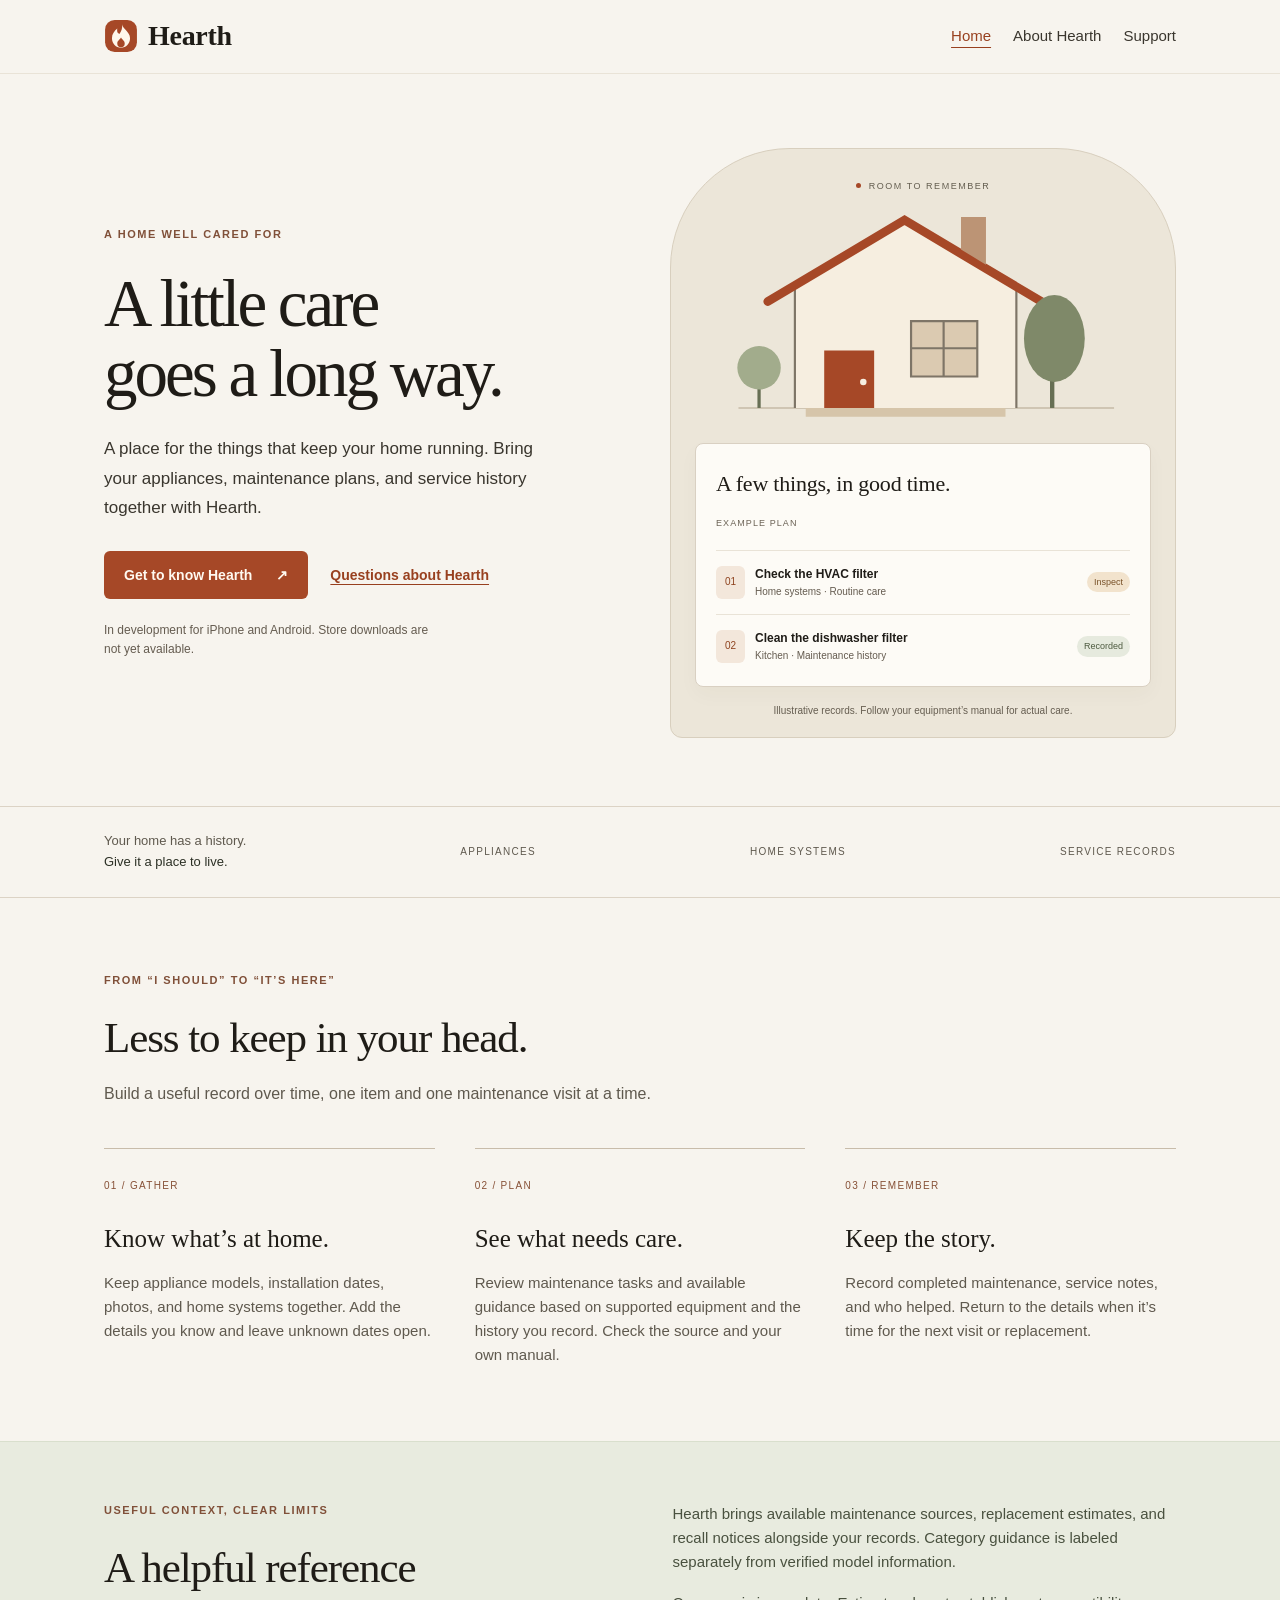
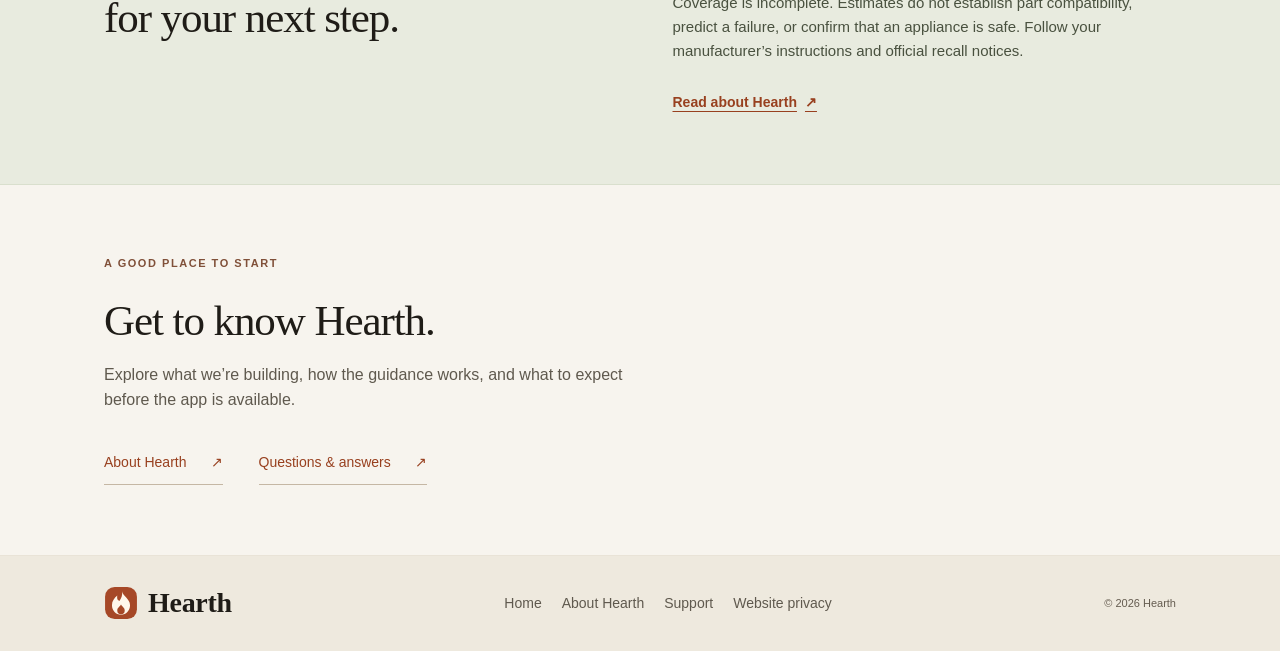
<file: docs/index.html>
<!doctype html>
<html lang="en">
<head>
  <meta charset="utf-8"><meta name="viewport" content="width=device-width,initial-scale=1"><meta name="description" content="Hearth brings your appliances, home systems, maintenance plans and service records together.">
  <title>Hearth · A little care goes a long way.</title>
  <link rel="icon" href="hearth-mark.svg"><link rel="stylesheet" href="styles.css">
  <link rel="canonical" href="https://hearthhomehealth.com/">
</head>
<body class="landing">
  <a class="skip-link" href="#main">Skip to content</a>
  <header class="site-header"><div class="wrap">
    <a class="brand" href="index.html"><img src="hearth-mark.svg" width="36" height="36" alt=""><span>Hearth</span></a>
    <nav class="nav" aria-label="Main navigation"><a href="index.html" aria-current="page">Home</a><a href="about.html">About Hearth</a><a href="support.html">Support</a></nav>
  </div></header>
  <main id="main">
    <section class="hero"><div class="wrap hero-grid">
      <div class="hero-copy"><p class="eyebrow">A HOME WELL CARED FOR</p><h1>A little care<br>goes a long way.</h1>
        <p class="lede">A place for the things that keep your home running. Bring your appliances, maintenance plans, and service history together with Hearth.</p>
        <div class="cta-row"><a class="button" href="#how-it-works">Get to know Hearth <span aria-hidden="true">↗</span></a><a class="text-link" href="support.html">Questions about Hearth</a></div>
        <p class="availability">In development for iPhone and Android. Store downloads are not yet available.</p>
      </div>
      <div class="home-preview" aria-label="Illustrative Hearth maintenance plan with fictional records">
        <div class="illustration-label"><span class="tiny-mark"></span> ROOM TO REMEMBER</div>
        <div class="house-art" aria-hidden="true"><svg viewBox="0 0 420 230" fill="none"><path d="M40 198H386" stroke="#B4A58E"/><path d="M92 198V86L193 27L296 86V198" fill="#F6EEE0" stroke="#7E7567" stroke-width="2"/><path d="M67 100L193 25L319 100" stroke="#A64827" stroke-width="8" stroke-linecap="round"/><path d="M245 52V22H268V66" fill="#BC9475"/><path d="M119 198V145H165V198" fill="#A64827"/><path d="M199 118H260V169H199Z" fill="#DBCAB1" stroke="#7E7567" stroke-width="2"/><path d="M229 118V169M199 143H260" stroke="#7E7567" stroke-width="2"/><circle cx="155" cy="174" r="3" fill="#F6EEE0"/><path d="M329 198V145" stroke="#676F54" stroke-width="4"/><ellipse cx="331" cy="134" rx="28" ry="40" fill="#7F8969"/><path d="M59 198V168" stroke="#676F54" stroke-width="3"/><circle cx="59" cy="161" r="20" fill="#A2AC8C"/><path d="M102 202H286" stroke="#D6C5AA" stroke-width="8"/></svg></div>
        <div class="plan-preview"><div class="preview-heading"><h2>A few things, in good time.</h2><span>EXAMPLE PLAN</span></div>
          <div class="plan-row"><span class="plan-icon" aria-hidden="true">01</span><div><strong>Check the HVAC filter</strong><small>Home systems · Routine care</small></div><span class="plan-tag">Inspect</span></div>
          <div class="plan-row"><span class="plan-icon" aria-hidden="true">02</span><div><strong>Clean the dishwasher filter</strong><small>Kitchen · Maintenance history</small></div><span class="plan-tag soft">Recorded</span></div>
        </div>
        <p class="preview-caption">Illustrative records. Follow your equipment’s manual for actual care.</p>
      </div>
    </div></section>
    <div class="intro-strip"><div class="wrap"><p>Your home has a history.<br><strong>Give it a place to live.</strong></p><span>APPLIANCES</span><span>HOME SYSTEMS</span><span>SERVICE RECORDS</span></div></div>
    <section id="how-it-works" class="workflow"><div class="wrap">
      <div class="section-heading"><p class="eyebrow">FROM “I SHOULD” TO “IT’S HERE”</p><h2>Less to keep in your head.</h2><p>Build a useful record over time, one item and one maintenance visit at a time.</p></div>
      <div class="steps"><article><span class="step-number">01 / GATHER</span><h3>Know what’s at home.</h3><p>Keep appliance models, installation dates, photos, and home systems together. Add the details you know and leave unknown dates open.</p></article><article><span class="step-number">02 / PLAN</span><h3>See what needs care.</h3><p>Review maintenance tasks and available guidance based on supported equipment and the history you record. Check the source and your own manual.</p></article><article><span class="step-number">03 / REMEMBER</span><h3>Keep the story.</h3><p>Record completed maintenance, service notes, and who helped. Return to the details when it’s time for the next visit or replacement.</p></article></div>
    </div></section>
    <section class="guidance-section"><div class="wrap guidance-grid"><div><p class="eyebrow">USEFUL CONTEXT, CLEAR LIMITS</p><h2>A helpful reference<br>for your next step.</h2></div><div><p>Hearth brings available maintenance sources, replacement estimates, and recall notices alongside your records. Category guidance is labeled separately from verified model information.</p><p>Coverage is incomplete. Estimates do not establish part compatibility, predict a failure, or confirm that an appliance is safe. Follow your manufacturer’s instructions and official recall notices.</p><a class="text-link" href="about.html">Read about Hearth <span aria-hidden="true">↗</span></a></div></div></section>
    <section class="help-section"><div class="wrap"><p class="eyebrow">A GOOD PLACE TO START</p><h2>Get to know Hearth.</h2><p>Explore what we’re building, how the guidance works, and what to expect before the app is available.</p><div class="resource-links"><a href="about.html">About Hearth <span aria-hidden="true">↗</span></a><a href="support.html">Questions &amp; answers <span aria-hidden="true">↗</span></a></div></div></section>
  </main>
  <footer class="site-footer"><div class="wrap">
    <a class="brand" href="index.html"><img src="hearth-mark.svg" width="30" height="30" alt=""><span>Hearth</span></a>
    <nav class="links" aria-label="Footer navigation"><a href="index.html">Home</a><a href="about.html">About Hearth</a><a href="support.html">Support</a><a href="privacy.html">Website privacy</a></nav>
    <p class="copy">© 2026 Hearth</p>
  </div></footer>
</body></html>
</file>
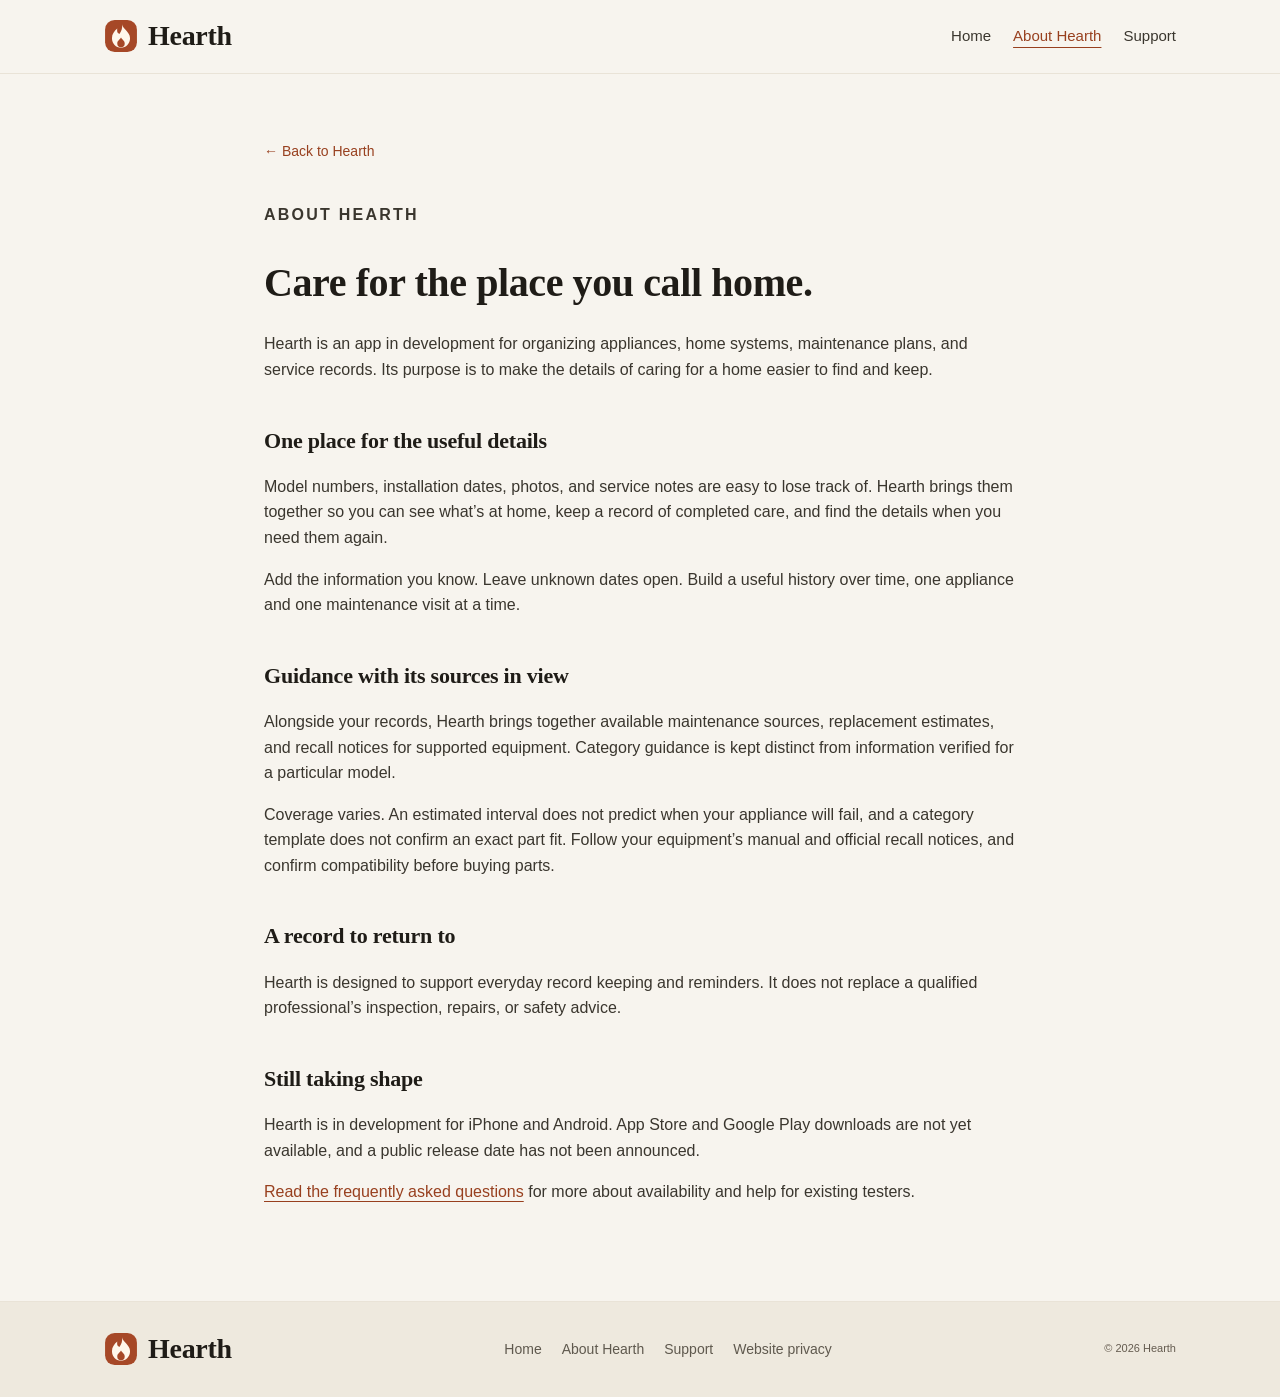
<file: docs/about.html>
<!doctype html>
<html lang="en">
<head>
  <meta charset="utf-8"><meta name="viewport" content="width=device-width,initial-scale=1">
  <meta name="description" content="Meet Hearth, an app in development for appliance records, home maintenance plans, and service history.">
  <title>About Hearth · Care for your home</title>
  <link rel="icon" href="hearth-mark.svg"><link rel="stylesheet" href="styles.css">
  <link rel="canonical" href="https://hearthhomehealth.com/about.html">
</head>
<body>
  <a class="skip-link" href="#main">Skip to content</a>
  <header class="site-header"><div class="wrap">
    <a class="brand" href="index.html"><img src="hearth-mark.svg" width="36" height="36" alt=""><span>Hearth</span></a>
    <nav class="nav" aria-label="Main navigation"><a href="index.html">Home</a><a href="about.html" aria-current="page">About Hearth</a><a href="support.html">Support</a></nav>
  </div></header>
  <main id="main" class="doc"><div class="wrap">
    
    <a class="back" href="index.html">← Back to Hearth</a>
    <p class="eyebrow">ABOUT HEARTH</p>
    <h1>Care for the place you call home.</h1>
    <p>Hearth is an app in development for organizing appliances, home systems, maintenance plans, and service records. Its purpose is to make the details of caring for a home easier to find and keep.</p>

    <h2>One place for the useful details</h2>
    <p>Model numbers, installation dates, photos, and service notes are easy to lose track of. Hearth brings them together so you can see what’s at home, keep a record of completed care, and find the details when you need them again.</p>
    <p>Add the information you know. Leave unknown dates open. Build a useful history over time, one appliance and one maintenance visit at a time.</p>

    <h2>Guidance with its sources in view</h2>
    <p>Alongside your records, Hearth brings together available maintenance sources, replacement estimates, and recall notices for supported equipment. Category guidance is kept distinct from information verified for a particular model.</p>
    <p>Coverage varies. An estimated interval does not predict when your appliance will fail, and a category template does not confirm an exact part fit. Follow your equipment’s manual and official recall notices, and confirm compatibility before buying parts.</p>

    <h2>A record to return to</h2>
    <p>Hearth is designed to support everyday record keeping and reminders. It does not replace a qualified professional’s inspection, repairs, or safety advice.</p>

    <h2 id="availability">Still taking shape</h2>
    <p>Hearth is in development for iPhone and Android. App Store and Google Play downloads are not yet available, and a public release date has not been announced.</p>
    <p><a href="support.html">Read the frequently asked questions</a> for more about availability and help for existing testers.</p>

  </div></main>
  <footer class="site-footer"><div class="wrap">
    <a class="brand" href="index.html"><img src="hearth-mark.svg" width="30" height="30" alt=""><span>Hearth</span></a>
    <nav class="links" aria-label="Footer navigation"><a href="index.html">Home</a><a href="about.html">About Hearth</a><a href="support.html">Support</a><a href="privacy.html">Website privacy</a></nav>
    <p class="copy">© 2026 Hearth</p>
  </div></footer>
</body>
</html>
</file>
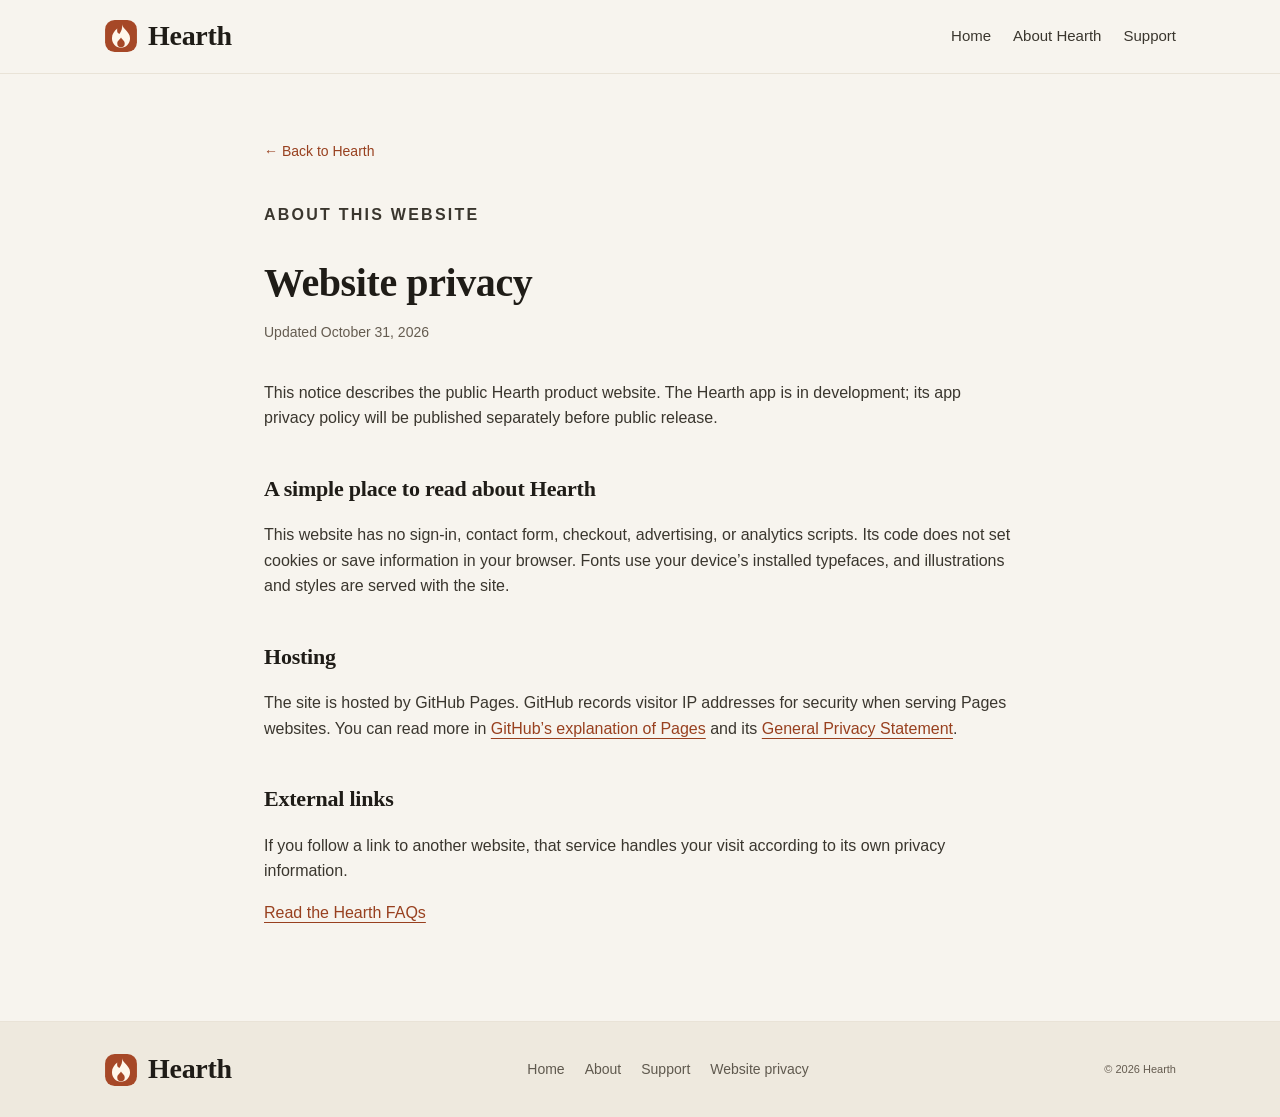
<file: docs/privacy.html>
<!doctype html>
<html lang="en">
<head>
  <meta charset="utf-8">
  <meta name="viewport" content="width=device-width,initial-scale=1">
  <meta name="description" content="How the public Hearth website works, and information about its hosting and privacy.">
  <title>Website privacy · Hearth</title>
  <link rel="canonical" href="https://hearthhomehealth.com/privacy.html">
  <link rel="icon" href="hearth-mark.svg">
  <link rel="stylesheet" href="styles.css">
</head>
<body>
  <a class="skip-link" href="#main">Skip to content</a>
  <header class="site-header"><div class="wrap"><a class="brand" href="index.html"><img src="hearth-mark.svg" width="34" height="34" alt=""><span>Hearth</span></a><nav class="nav" aria-label="Main navigation"><a href="index.html">Home</a><a href="about.html">About Hearth</a><a href="support.html">Support</a></nav></div></header>
  <main id="main" class="doc"><div class="wrap">
    <a class="back" href="index.html">← Back to Hearth</a>
    <p class="eyebrow">ABOUT THIS WEBSITE</p>
    <h1>Website privacy</h1>
    <p class="updated">Updated October 31, 2026</p>
    <p>This notice describes the public Hearth product website. The Hearth app is in development; its app privacy policy will be published separately before public release.</p>
    <h2>A simple place to read about Hearth</h2>
    <p>This website has no sign-in, contact form, checkout, advertising, or analytics scripts. Its code does not set cookies or save information in your browser. Fonts use your device’s installed typefaces, and illustrations and styles are served with the site.</p>
    <h2>Hosting</h2>
    <p>The site is hosted by GitHub Pages. GitHub records visitor IP addresses for security when serving Pages websites. You can read more in <a href="https://docs.github.com/en/pages/getting-started-with-github-pages/what-is-github-pages">GitHub’s explanation of Pages</a> and its <a href="https://docs.github.com/en/site-policy/privacy-policies/github-general-privacy-statement">General Privacy Statement</a>.</p>
    <h2>External links</h2>
    <p>If you follow a link to another website, that service handles your visit according to its own privacy information.</p>
    <p><a href="support.html">Read the Hearth FAQs</a></p>
  </div></main>
  <footer class="site-footer"><div class="wrap"><a class="brand" href="index.html"><img src="hearth-mark.svg" width="30" height="30" alt=""><span>Hearth</span></a><div class="links"><a href="index.html">Home</a><a href="about.html">About</a><a href="support.html">Support</a><a href="privacy.html" aria-current="page">Website privacy</a></div><p class="copy">© 2026 Hearth</p></div></footer>
</body>
</html>
</file>
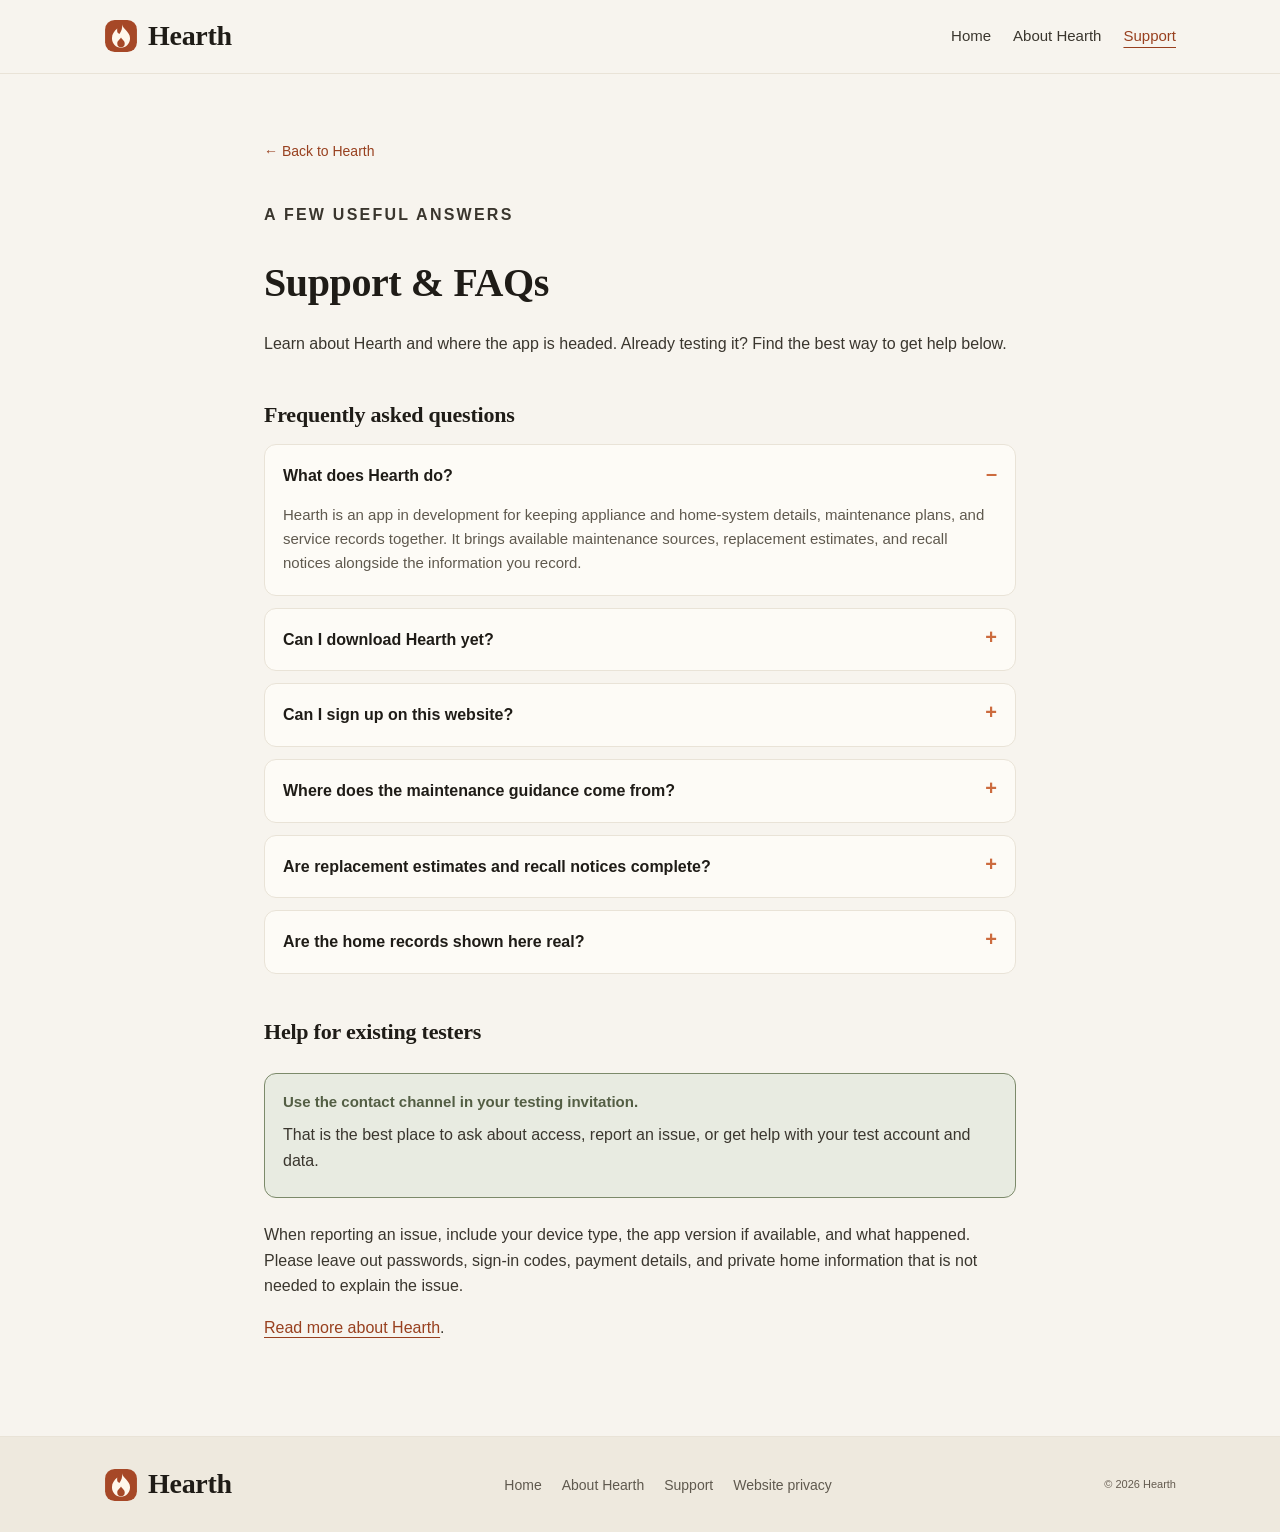
<file: docs/support.html>
<!doctype html>
<html lang="en">
<head>
  <meta charset="utf-8"><meta name="viewport" content="width=device-width,initial-scale=1">
  <meta name="description" content="Answers about Hearth, its planned availability, maintenance guidance, and help for existing testers.">
  <title>Support &amp; FAQs · Hearth</title>
  <link rel="icon" href="hearth-mark.svg"><link rel="stylesheet" href="styles.css">
  <link rel="canonical" href="https://hearthhomehealth.com/support.html">
</head>
<body>
  <a class="skip-link" href="#main">Skip to content</a>
  <header class="site-header"><div class="wrap">
    <a class="brand" href="index.html"><img src="hearth-mark.svg" width="36" height="36" alt=""><span>Hearth</span></a>
    <nav class="nav" aria-label="Main navigation"><a href="index.html">Home</a><a href="about.html">About Hearth</a><a href="support.html" aria-current="page">Support</a></nav>
  </div></header>
  <main id="main" class="doc"><div class="wrap">
    
    <a class="back" href="index.html">← Back to Hearth</a>
    <p class="eyebrow">A FEW USEFUL ANSWERS</p>
    <h1>Support &amp; FAQs</h1>
    <p>Learn about Hearth and where the app is headed. Already testing it? Find the best way to get help below.</p>

    <h2>Frequently asked questions</h2>
    <div class="faq">
      <details open>
        <summary>What does Hearth do?</summary>
        <p>Hearth is an app in development for keeping appliance and home-system details, maintenance plans, and service records together. It brings available maintenance sources, replacement estimates, and recall notices alongside the information you record.</p>
      </details>
      <details>
        <summary>Can I download Hearth yet?</summary>
        <p>Hearth is being developed for iPhone and Android. Public App Store and Google Play downloads are not yet available, and a release date has not been announced.</p>
      </details>
      <details>
        <summary>Can I sign up on this website?</summary>
        <p>This website introduces Hearth. It does not create app accounts or offer a testing signup. If you already have a testing invitation, follow the access instructions included with it.</p>
      </details>
      <details>
        <summary>Where does the maintenance guidance come from?</summary>
        <p>Available catalog guidance draws on manufacturer information and public sources for supported equipment. Source references are shown where supplied. Maintenance plans also use the dates and history you record; your own equipment’s manual remains the reference for its care.</p>
      </details>
      <details>
        <summary>Are replacement estimates and recall notices complete?</summary>
        <p>Coverage varies by model and source. Replacement estimates are planning aids, not predictions or proof of part compatibility. An absent recall match does not establish that an appliance is safe. Check official notices and your manufacturer’s instructions.</p>
      </details>
      <details>
        <summary>Are the home records shown here real?</summary>
        <p>The illustrated house and maintenance plan on this website use fictional records to show the idea behind Hearth.</p>
      </details>
    </div>

    <h2 id="testers">Help for existing testers</h2>
    <div class="callout"><strong>Use the contact channel in your testing invitation.</strong><p>That is the best place to ask about access, report an issue, or get help with your test account and data.</p></div>
    <p>When reporting an issue, include your device type, the app version if available, and what happened. Please leave out passwords, sign-in codes, payment details, and private home information that is not needed to explain the issue.</p>
    <p><a href="about.html">Read more about Hearth</a>.</p>

  </div></main>
  <footer class="site-footer"><div class="wrap">
    <a class="brand" href="index.html"><img src="hearth-mark.svg" width="30" height="30" alt=""><span>Hearth</span></a>
    <nav class="links" aria-label="Footer navigation"><a href="index.html">Home</a><a href="about.html">About Hearth</a><a href="support.html">Support</a><a href="privacy.html">Website privacy</a></nav>
    <p class="copy">© 2026 Hearth</p>
  </div></footer>
</body>
</html>
</file>
<file: docs/styles.css>
:root {
  --stone-50:  #F7F4EE;
  --stone-75:  #F2EEE6;
  --stone-100: #E9E3D7;
  --stone-200: #D8CFBE;
  --stone-300: #B7AC97;

  --ink-400: #8A8172;
  --ink-500: #5F594E;
  --ink-700: #3A362E;
  --ink-900: #1F1C17;

  --bg-raised: #FDFBF6;

  --sage-50:  #E8EBE1;
  --sage-500: #7C8A6A;
  --sage-700: #535E44;

  --ember-300: #E89571;
  --ember-400: #D87F55;
  --ember-500: #CC6B3E;
  --ember-600: #B4552A;
  --ember-700: #8F4420;

  --fg-primary:   var(--ink-900);
  --fg-secondary: var(--ink-700);
  --fg-tertiary:  var(--ink-500);
  --fg-muted:     var(--ink-400);

  --border-subtle:  var(--stone-100);
  --border-default: var(--stone-200);

  --maxw: 760px;

  --font-display: 'Iowan Old Style', 'Palatino Linotype', Georgia, serif;
}

* { box-sizing: border-box; }

html { scroll-behavior: smooth; }

body {
  margin: 0;
  font-family: -apple-system, BlinkMacSystemFont, 'Segoe UI', Roboto, sans-serif;
  color: var(--fg-primary);
  background: var(--stone-50);
  line-height: 1.6;
  -webkit-font-smoothing: antialiased;
}

a { color: var(--ember-600); text-decoration: none; }
a:hover { text-decoration: underline; }
a:focus-visible, summary:focus-visible { outline: 3px solid var(--ember-600); outline-offset: 4px; }
.skip-link { position: absolute; left: 12px; top: -80px; padding: 10px 16px; background: var(--bg-raised); z-index: 10; }
.skip-link:focus { top: 12px; }

h1, h2, h3 {
  font-family: var(--font-display);
  font-variation-settings: 'opsz' 40;
}

.wrap { max-width: var(--maxw); margin: 0 auto; padding: 0 24px; }

/* ---- Header ---- */
.site-header {
  border-bottom: 1px solid var(--border-subtle);
  background: var(--bg-raised);
}
.site-header .wrap {
  display: flex; align-items: center; justify-content: space-between; flex-wrap: wrap; gap: 14px;
  padding-top: 18px; padding-bottom: 18px;
}
.brand { display: flex; align-items: center; gap: 10px; }
.brand img { height: 26px; width: auto; }
.brand span { font-weight: 700; font-size: 19px; letter-spacing: -0.01em; }
.nav { display: flex; flex-wrap: wrap; gap: 12px 22px; }
.nav a { color: var(--fg-secondary); font-weight: 500; font-size: 15px; }
.nav a:hover { color: var(--ember-600); text-decoration: none; }

/* ---- Hero ---- */
.hero { padding: 80px 0 64px; text-align: center; }
.hero .mark { height: 64px; margin-bottom: 28px; }
.hero h1 {
  font-size: clamp(34px, 6vw, 52px);
  line-height: 1.12; letter-spacing: -0.01em;
  margin: 0 0 18px; font-weight: 600;
  font-variation-settings: 'opsz' 72;
}
.hero .lede {
  font-size: clamp(17px, 2.4vw, 20px);
  color: var(--fg-secondary);
  max-width: 560px; margin: 0 auto 34px;
}
.cta-row { display: flex; gap: 14px; justify-content: center; flex-wrap: wrap; }

.badge {
  display: inline-flex; align-items: center; gap: 8px;
  background: var(--ink-900); color: var(--stone-50);
  padding: 12px 20px; border-radius: 12px;
  font-weight: 600; font-size: 15px;
}
.badge:hover { text-decoration: none; background: var(--ink-700); }
.badge.soon { background: var(--stone-100); color: var(--fg-tertiary); cursor: default; }
.badge.soon:hover { background: var(--stone-100); }

/* ---- Sections ---- */
section { padding: 56px 0; }
section.alt { background: var(--bg-raised); border-top: 1px solid var(--border-subtle); border-bottom: 1px solid var(--border-subtle); }
h2 { font-size: clamp(24px, 4vw, 32px); letter-spacing: -0.01em; margin: 0 0 14px; font-weight: 600; }
.section-lede { color: var(--fg-secondary); font-size: 17px; max-width: 580px; margin: 0 0 36px; }

.features { display: grid; grid-template-columns: repeat(auto-fit, minmax(min(100%, 280px), 1fr)); gap: 22px; }
.feature {
  background: var(--bg-raised);
  border: 1px solid var(--border-subtle);
  border-radius: 16px; padding: 24px;
}
section.alt .feature { background: var(--stone-50); }
.feature .dot {
  width: 36px; height: 36px; border-radius: 10px;
  background: var(--ember-500); color: var(--stone-50);
  display: inline-flex;
  align-items: center; justify-content: center;
  margin-bottom: 14px;
}
.feature .dot svg { display: block; }
.feature h3 { margin: 0 0 8px; font-size: 18px; font-weight: 600; font-variation-settings: 'opsz' 24; }
.feature p { margin: 0; color: var(--fg-tertiary); font-size: 15px; }

/* ---- Footer ---- */
.site-footer {
  border-top: 1px solid var(--border-subtle);
  background: var(--bg-raised);
  padding: 40px 0; margin-top: 24px;
}
.site-footer .wrap { display: flex; justify-content: space-between; flex-wrap: wrap; gap: 16px; align-items: center; }
.site-footer .links { display: flex; flex-wrap: wrap; gap: 12px 20px; }
.site-footer .links a { color: var(--fg-tertiary); font-size: 14px; }
.site-footer .copy { color: var(--fg-muted); font-size: 14px; }

/* ---- Legal / doc pages ---- */
.doc { padding: 56px 0 80px; }
.doc h1 { font-size: clamp(28px, 5vw, 40px); letter-spacing: -0.01em; margin: 0 0 6px; font-weight: 600; font-variation-settings: 'opsz' 56; }
.doc .updated { color: var(--fg-muted); font-size: 14px; margin: 0 0 36px; }
.doc h2 { font-size: 22px; margin: 40px 0 12px; }
.doc h3 { font-size: 18px; margin: 26px 0 8px; }
.doc p, .doc li { color: var(--fg-secondary); font-size: 16px; overflow-wrap: anywhere; }
.doc ul { padding-left: 22px; }
.doc li { margin-bottom: 8px; }
.doc table { width: 100%; border-collapse: collapse; margin: 18px 0; font-size: 15px; }
.doc th, .doc td { text-align: left; padding: 10px 12px; border: 1px solid var(--border-default); vertical-align: top; }
.doc th { background: var(--stone-75); font-weight: 600; }
.doc td { overflow-wrap: anywhere; }
.doc .back { display: inline-block; margin-bottom: 28px; font-size: 14px; font-weight: 500; }

.callout {
  background: var(--sage-50);
  border: 1px solid var(--sage-500);
  border-radius: 12px; padding: 16px 18px; margin: 24px 0;
  font-size: 15px; color: var(--sage-700);
}
.callout strong { color: var(--sage-700); }

/* FAQ */
.faq details {
  border: 1px solid var(--border-subtle);
  border-radius: 12px; padding: 4px 18px; margin-bottom: 12px;
  background: var(--bg-raised);
}
.faq summary { cursor: pointer; font-weight: 600; padding: 14px 0; font-size: 16px; list-style: none; }
.faq summary::-webkit-details-marker { display: none; }
.faq summary::after { content: '+'; float: right; color: var(--ember-500); font-size: 20px; line-height: 1; }
.faq details[open] summary::after { content: '–'; }
.faq details p { margin: 0 0 16px; color: var(--fg-tertiary); font-size: 15px; }

@media (max-width: 560px) {
  .hero { padding: 56px 0 44px; }
}

@media (prefers-reduced-motion: reduce) {
  html { scroll-behavior: auto; }
}

/* Hearth website: system fonts and local assets. */
:root { --maxw: 1120px; --fg-muted: #655c50; --ember-600: #98401f; }
a { text-underline-offset: 4px; }
.nav a, .site-footer .links a, .brand, .text-link { display: inline-flex; align-items: center; min-height: 44px; }
.site-header { background: var(--stone-50); }
.site-header .wrap { padding-top: 14px; padding-bottom: 14px; }
.brand { color: var(--ink-900); }
.brand img { height: 34px; width: 34px; }
.brand span { font-family: var(--font-display); font-size: 28px; font-weight: 600; }
.eyebrow { color: #805039; font-size: 11px; letter-spacing: .14em; font-weight: 700; margin: 0 0 24px; }
.hero { text-align: left; padding: 74px 0 68px; }
.hero-grid { display: grid; grid-template-columns: 1fr 1fr; gap: 60px; align-items: center; }
.hero h1 { font-size: clamp(42px,5.5vw,67px); line-height: 1.05; font-weight: 400; letter-spacing: -.045em; margin-bottom: 25px; }
.hero .lede { font-size: 17px; line-height: 1.75; margin: 0 0 28px; max-width: 450px; }
.hero .cta-row { justify-content: flex-start; align-items: center; gap: 22px; }
.button { background: #a64827; color: #fffaf1; min-height: 48px; padding: 11px 20px; display: inline-flex; gap: 24px; align-items: center; border-radius: 6px; font-size: 14px; font-weight: 600; }
.button:hover { background: #873b20; text-decoration: none; }
.text-link { font-size: 14px; font-weight: 600; text-decoration: underline; gap: 8px; }
.availability { color: #655c50; max-width: 340px; margin: 22px 0 0; font-size: 12px; }
.home-preview { background: #ece6d9; border: 1px solid #d8cfbe; border-radius: 120px 120px 12px 12px; padding: 30px 24px 18px; }
.illustration-label { color: #635d4f; font-size: 9px; text-align: center; letter-spacing: .17em; display: flex; gap: 8px; justify-content: center; align-items: center; }
.tiny-mark { width: 5px; height: 5px; background: #a64827; border-radius: 50%; }
.house-art svg { display: block; width: 100%; height: auto; }
.plan-preview { padding: 22px 20px 8px; background: #fdfbf6; border: 1px solid #d9d0c2; box-shadow: 0 8px 20px #49381d08; border-radius: 8px; }
.preview-heading { margin-bottom: 16px; }
.preview-heading h2 { font-size: 22px; font-weight: 400; margin-bottom: 7px; }
.preview-heading>span { color: #6b6255; font-size: 9px; letter-spacing: .12em; }
.plan-row { display: flex; align-items: center; gap: 10px; padding: 14px 0; border-top: 1px solid #e9e3d7; }
.plan-icon { color: #8f4420; background: #f3e7db; border-radius: 6px; width: 29px; height: 33px; display: grid; place-items: center; font-size: 10px; flex-shrink: 0; }
.plan-row strong { display: block; font-size: 12px; font-weight: 600; }
.plan-row small { display: block; font-size: 10px; color: #655c50; }
.plan-tag { font-size: 9px; border-radius: 20px; background: #f2e3cd; color: #795229; padding: 3px 7px; margin-left: auto; }
.plan-tag.soft { color: #4e5b40; background: #e6eade; }
.preview-caption { color: #665e51; font-size: 10px; text-align: center; margin: 16px 0 0; }
.intro-strip { border-block: 1px solid #dcd3c5; }
.intro-strip .wrap { display: flex; align-items: center; justify-content: space-between; gap: 20px; padding-block: 24px; }
.intro-strip p { font-size: 13px; color: #5f594e; margin: 0; }
.intro-strip strong { color: #2c3025; font-weight: 500; }
.intro-strip span { color: #5f594e; font-size: 10px; letter-spacing: .13em; }
.workflow { padding: 74px 0; }
.section-heading { max-width: 560px; margin-bottom: 42px; }
.section-heading h2, .guidance-section h2, .help-section h2 { font-weight: 400; font-size: clamp(30px,4vw,43px); line-height: 1.15; letter-spacing: -.025em; }
.section-heading p:last-child { color: #5f594e; font-size: 16px; margin-top: 18px; }
.steps { display: grid; grid-template-columns: repeat(3,1fr); gap: 40px; }
.steps article { border-top: 1px solid #c8bcaa; padding-top: 22px; }
.step-number { color: #875137; font-size: 10px; letter-spacing: .13em; }
.steps h3 { font-size: 25px; font-weight: 400; margin: 22px 0 12px; }
.steps p { color: #5f594e; font-size: 15px; margin: 0; }
.guidance-section { background: #e8ebdf; padding-block: 60px; border-block: 1px solid #d9dfcd; }
.guidance-grid { display: grid; grid-template-columns: 1fr 1fr; gap: 65px; }
.guidance-grid p:not(.eyebrow) { color: #49513f; font-size: 15px; margin: 0 0 17px; }
.help-section { padding-block: 70px; }
.help-section>div>p:not(.eyebrow) { color: #5f594e; max-width: 560px; }
.resource-links { display: flex; flex-wrap: wrap; gap: 16px 36px; margin-top: 28px; }
.resource-links a { display: flex; gap: 24px; align-items: center; min-height: 44px; border-bottom: 1px solid #c5b7a4; font-size: 14px; }
.site-footer { padding-block: 25px; margin-top: 0; background: #eee9de; }
.site-footer .copy { font-size: 11px; margin: 0; }
.doc .wrap { max-width: 800px; }
.doc .updated { color: #655c50; }
.doc a:not(.back) { text-decoration: underline; }
.doc .callout p { margin: 8px 0; }
.doc table { display: block; overflow-x: auto; }
.doc .back { min-height: 44px; padding-block: 10px; }
.organization-facts { display: grid; grid-template-columns: 170px 1fr; gap: 14px 24px; }
.organization-facts dt { color: #655c50; }
.organization-facts dd { margin: 0; overflow-wrap: anywhere; }
@media(max-width:800px) {
  .hero-grid { gap: 30px; grid-template-columns: 1fr; }
  .hero { padding-block: 40px; }
  .hero-copy { max-width: 560px; }
  .home-preview { max-width: 480px; width: 100%; margin-inline: auto; }
  .hero h1 { font-size: clamp(42px,8vw,60px); }
  .steps { gap: 25px; }
  .guidance-grid { gap: 30px; }
  .site-footer .wrap { align-items: flex-start; }
}
@media(max-width:560px) {
  .wrap { padding-inline: 20px; }
  .site-header .wrap { gap: 8px; }
  .nav { gap: 6px 16px; }
  .nav a { font-size: 13px; }
  .hero h1 { font-size: 45px; }
  .home-preview { padding: 26px 14px 16px; }
  .plan-preview { padding: 18px 12px 6px; }
  .plan-row { gap: 7px; }
  .plan-tag { display: none; }
  .intro-strip .wrap { flex-wrap: wrap; gap: 18px; }
  .intro-strip p { width: 100%; }
  .intro-strip span { font-size: 9px; }
  .steps, .guidance-grid { grid-template-columns: 1fr; }
  .steps { gap: 32px; }
  .workflow, .help-section { padding-block: 48px; }
  .organization-facts { grid-template-columns: 1fr; gap: 4px; }
  .organization-facts dd { margin-bottom: 14px; }
}
@media(prefers-contrast:more) { :root { --fg-muted: #3a362e; } .plan-row, .steps article, .resource-links a { border-color: #6d6251; } }
@media print { .site-header, .site-footer, .skip-link, .back { display:none; } body { background:#fff; color:#000; } .doc { padding:0; } .doc .wrap { max-width:none; } a { color:#000; } }


.nav a[aria-current="page"] { color: var(--ember-600); text-decoration: underline; text-underline-offset: 6px; }
</file>
